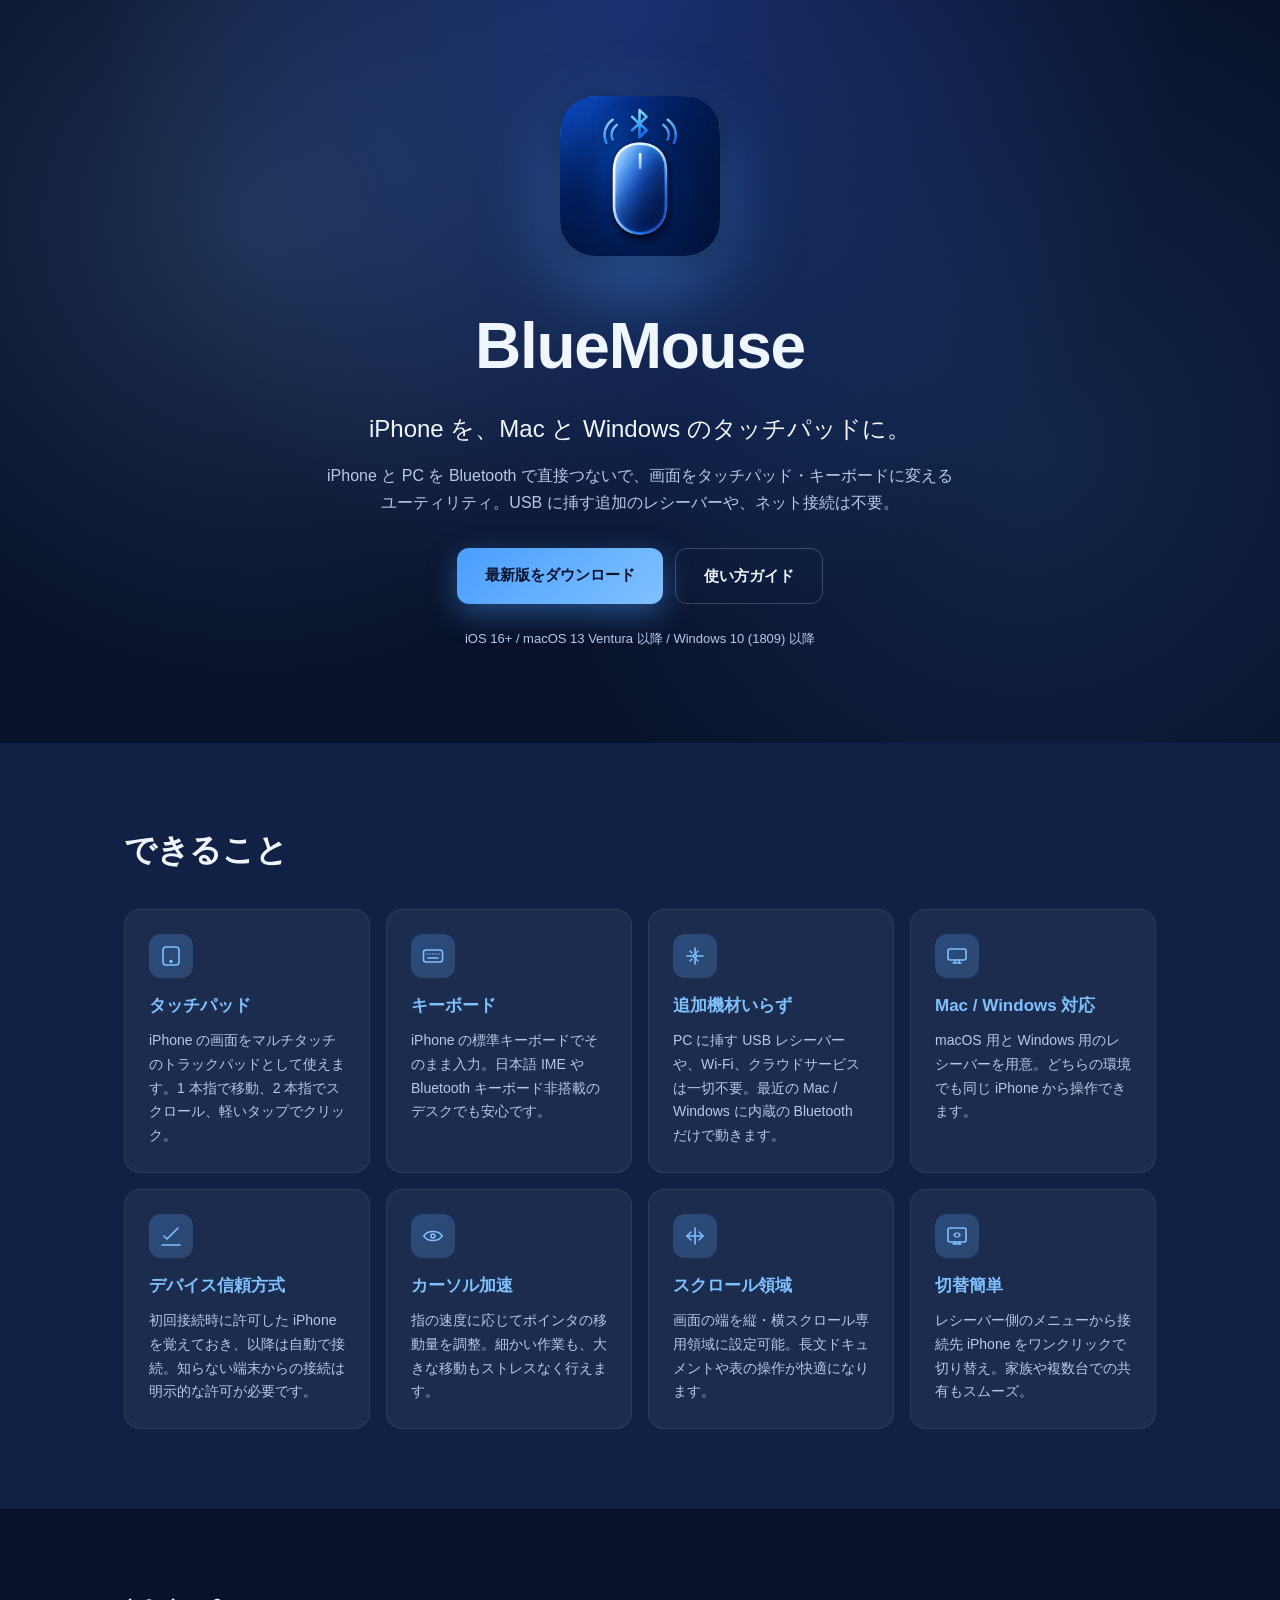
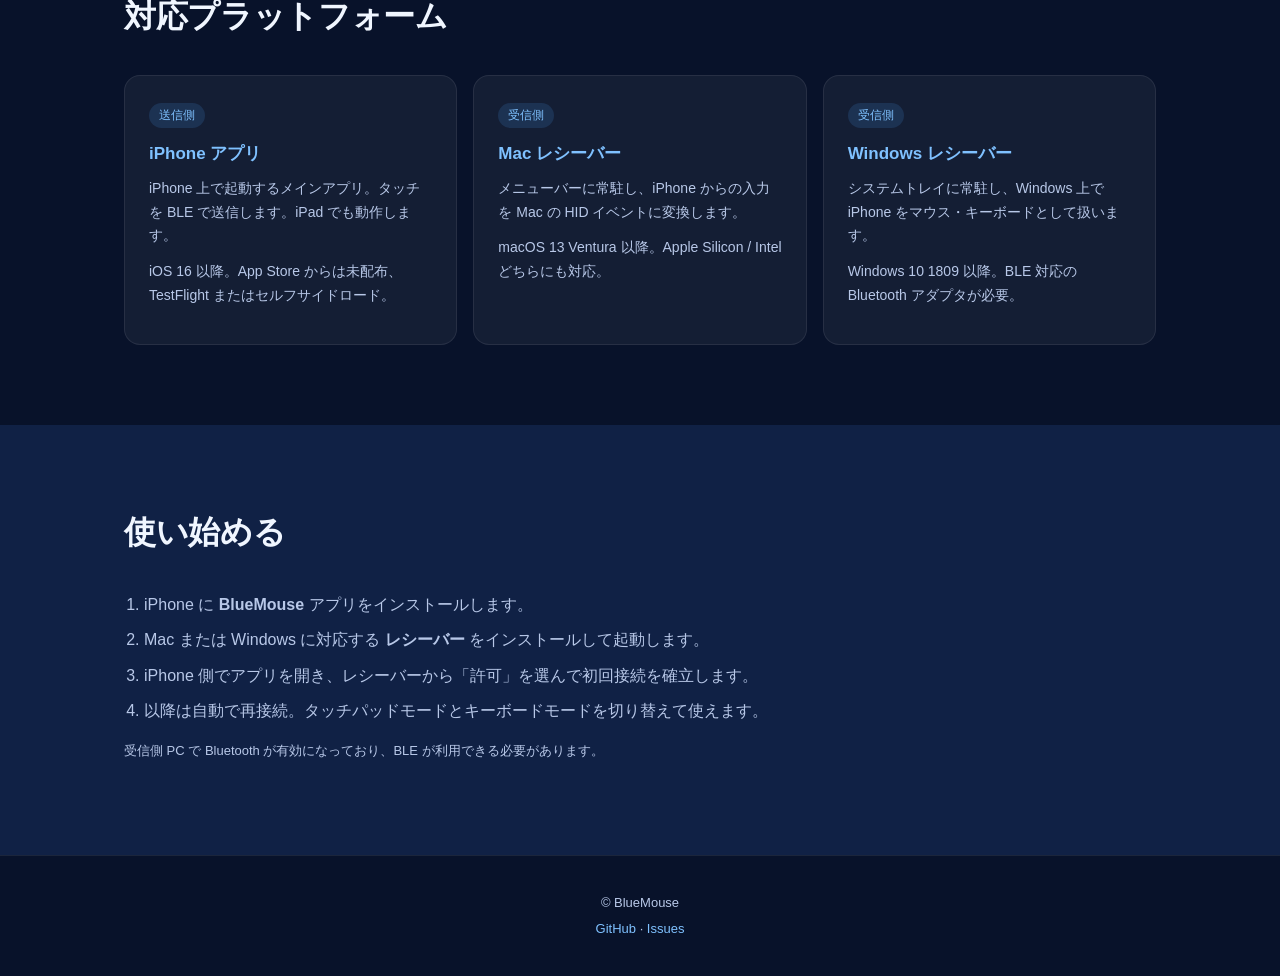
<file: docs/index.html>
<!DOCTYPE html>
<html lang="ja">
<head>
<meta charset="UTF-8">
<meta name="viewport" content="width=device-width, initial-scale=1">
<title>BlueMouse — iPhone を Mac / Windows のタッチパッドに。</title>
<meta name="description" content="BlueMouse は iPhone を Bluetooth LE 経由で Mac / Windows のワイヤレストラックパッド・キーボードとして使えるアプリです。">
<meta property="og:title" content="BlueMouse">
<meta property="og:description" content="iPhone を Mac / Windows のタッチパッドに。">
<meta property="og:image" content="https://piggest.github.io/BlueMouse/icon.png">
<meta property="og:type" content="website">
<meta property="og:url" content="https://piggest.github.io/BlueMouse/">
<meta name="twitter:card" content="summary_large_image">
<link rel="icon" type="image/png" href="icon.png">
<link rel="apple-touch-icon" href="icon.png">
<link rel="stylesheet" href="style.css">
</head>
<body>
<header class="hero">
  <div class="container">
    <img class="hero__icon" src="icon-256.png" alt="BlueMouse" width="160" height="160">
    <h1 class="hero__title">BlueMouse</h1>
    <p class="hero__lede">iPhone を、Mac と Windows のタッチパッドに。</p>
    <p class="hero__sub">iPhone と PC を Bluetooth で直接つないで、画面をタッチパッド・キーボードに変えるユーティリティ。USB に挿す追加のレシーバーや、ネット接続は不要。</p>
    <div class="hero__cta">
      <a class="btn btn--primary" href="https://github.com/piggest/BlueMouse/releases/latest">最新版をダウンロード</a>
      <a class="btn btn--ghost" href="guide.html">使い方ガイド</a>
    </div>
    <p class="hero__meta">iOS 16+ / macOS 13 Ventura 以降 / Windows 10 (1809) 以降</p>
  </div>
</header>

<section class="features">
  <div class="container">
    <h2 class="section__title">できること</h2>
    <ul class="cards">
      <li class="card">
        <span class="card__icon" aria-hidden="true">
          <svg viewBox="0 0 24 24" fill="none" stroke="currentColor" stroke-width="1.6" stroke-linecap="round" stroke-linejoin="round">
            <rect x="4" y="3" width="16" height="18" rx="3"/>
            <circle cx="12" cy="17.5" r="1"/>
          </svg>
        </span>
        <h3>タッチパッド</h3><p>iPhone の画面をマルチタッチのトラックパッドとして使えます。1 本指で移動、2 本指でスクロール、軽いタップでクリック。</p>
      </li>
      <li class="card">
        <span class="card__icon" aria-hidden="true">
          <svg viewBox="0 0 24 24" fill="none" stroke="currentColor" stroke-width="1.6" stroke-linecap="round" stroke-linejoin="round">
            <rect x="2.5" y="6" width="19" height="12" rx="2.5"/>
            <path d="M6 10h.01M9 10h.01M12 10h.01M15 10h.01M18 10h.01M7 14h10"/>
          </svg>
        </span>
        <h3>キーボード</h3><p>iPhone の標準キーボードでそのまま入力。日本語 IME や Bluetooth キーボード非搭載のデスクでも安心です。</p>
      </li>
      <li class="card">
        <span class="card__icon" aria-hidden="true">
          <svg viewBox="0 0 24 24" fill="none" stroke="currentColor" stroke-width="1.6" stroke-linecap="round" stroke-linejoin="round">
            <path d="M12 4v6M12 14v6M4 12h6M14 12h6"/>
            <circle cx="12" cy="12" r="1.5"/>
            <path d="M7 7l2 2M15 7l-2 2M7 17l2-2M15 17l-2-2"/>
          </svg>
        </span>
        <h3>追加機材いらず</h3><p>PC に挿す USB レシーバーや、Wi-Fi、クラウドサービスは一切不要。最近の Mac / Windows に内蔵の Bluetooth だけで動きます。</p>
      </li>
      <li class="card">
        <span class="card__icon" aria-hidden="true">
          <svg viewBox="0 0 24 24" fill="none" stroke="currentColor" stroke-width="1.6" stroke-linecap="round" stroke-linejoin="round">
            <rect x="3" y="5" width="18" height="11" rx="2"/>
            <path d="M8 19h8M10 16v3M14 16v3"/>
          </svg>
        </span>
        <h3>Mac / Windows 対応</h3><p>macOS 用と Windows 用のレシーバーを用意。どちらの環境でも同じ iPhone から操作できます。</p>
      </li>
      <li class="card">
        <span class="card__icon" aria-hidden="true">
          <svg viewBox="0 0 24 24" fill="none" stroke="currentColor" stroke-width="1.6" stroke-linecap="round" stroke-linejoin="round">
            <path d="M5 12l3 3 11-11"/>
            <path d="M3 21h18"/>
          </svg>
        </span>
        <h3>デバイス信頼方式</h3><p>初回接続時に許可した iPhone を覚えておき、以降は自動で接続。知らない端末からの接続は明示的な許可が必要です。</p>
      </li>
      <li class="card">
        <span class="card__icon" aria-hidden="true">
          <svg viewBox="0 0 24 24" fill="none" stroke="currentColor" stroke-width="1.6" stroke-linecap="round" stroke-linejoin="round">
            <path d="M3 12c3-6 15-6 18 0"/>
            <path d="M3 12c3 6 15 6 18 0"/>
            <circle cx="12" cy="12" r="2"/>
          </svg>
        </span>
        <h3>カーソル加速</h3><p>指の速度に応じてポインタの移動量を調整。細かい作業も、大きな移動もストレスなく行えます。</p>
      </li>
      <li class="card">
        <span class="card__icon" aria-hidden="true">
          <svg viewBox="0 0 24 24" fill="none" stroke="currentColor" stroke-width="1.6" stroke-linecap="round" stroke-linejoin="round">
            <path d="M4 12h16"/>
            <path d="M12 4v16"/>
            <path d="M16 8l4 4-4 4"/>
            <path d="M8 16l-4-4 4-4"/>
          </svg>
        </span>
        <h3>スクロール領域</h3><p>画面の端を縦・横スクロール専用領域に設定可能。長文ドキュメントや表の操作が快適になります。</p>
      </li>
      <li class="card">
        <span class="card__icon" aria-hidden="true">
          <svg viewBox="0 0 24 24" fill="none" stroke="currentColor" stroke-width="1.6" stroke-linecap="round" stroke-linejoin="round">
            <rect x="3" y="4" width="18" height="14" rx="2"/>
            <path d="M8 20h8M10 18v2M14 18v2"/>
            <path d="M11 9l-2 2 2 2M13 9l2 2-2 2"/>
          </svg>
        </span>
        <h3>切替簡単</h3><p>レシーバー側のメニューから接続先 iPhone をワンクリックで切り替え。家族や複数台での共有もスムーズ。</p>
      </li>
    </ul>
  </div>
</section>

<section class="platforms">
  <div class="container">
    <h2 class="section__title">対応プラットフォーム</h2>
    <div class="platform-grid">
      <div class="platform">
        <span class="platform__tag">送信側</span>
        <h3>iPhone アプリ</h3>
        <p>iPhone 上で起動するメインアプリ。タッチを BLE で送信します。iPad でも動作します。</p>
        <p class="note">iOS 16 以降。App Store からは未配布、TestFlight またはセルフサイドロード。</p>
      </div>
      <div class="platform">
        <span class="platform__tag">受信側</span>
        <h3>Mac レシーバー</h3>
        <p>メニューバーに常駐し、iPhone からの入力を Mac の HID イベントに変換します。</p>
        <p class="note">macOS 13 Ventura 以降。Apple Silicon / Intel どちらにも対応。</p>
      </div>
      <div class="platform">
        <span class="platform__tag">受信側</span>
        <h3>Windows レシーバー</h3>
        <p>システムトレイに常駐し、Windows 上で iPhone をマウス・キーボードとして扱います。</p>
        <p class="note">Windows 10 1809 以降。BLE 対応の Bluetooth アダプタが必要。</p>
      </div>
    </div>
  </div>
</section>

<section class="install">
  <div class="container">
    <h2 class="section__title">使い始める</h2>
    <ol class="steps">
      <li>iPhone に <strong>BlueMouse</strong> アプリをインストールします。</li>
      <li>Mac または Windows に対応する <strong>レシーバー</strong> をインストールして起動します。</li>
      <li>iPhone 側でアプリを開き、レシーバーから「許可」を選んで初回接続を確立します。</li>
      <li>以降は自動で再接続。タッチパッドモードとキーボードモードを切り替えて使えます。</li>
    </ol>
    <p class="note">受信側 PC で Bluetooth が有効になっており、BLE が利用できる必要があります。</p>
  </div>
</section>

<footer class="footer">
  <div class="container">
    <p>© BlueMouse</p>
    <p><a href="https://github.com/piggest/BlueMouse">GitHub</a> · <a href="https://github.com/piggest/BlueMouse/issues">Issues</a></p>
  </div>
</footer>
</body>
</html>
</file>
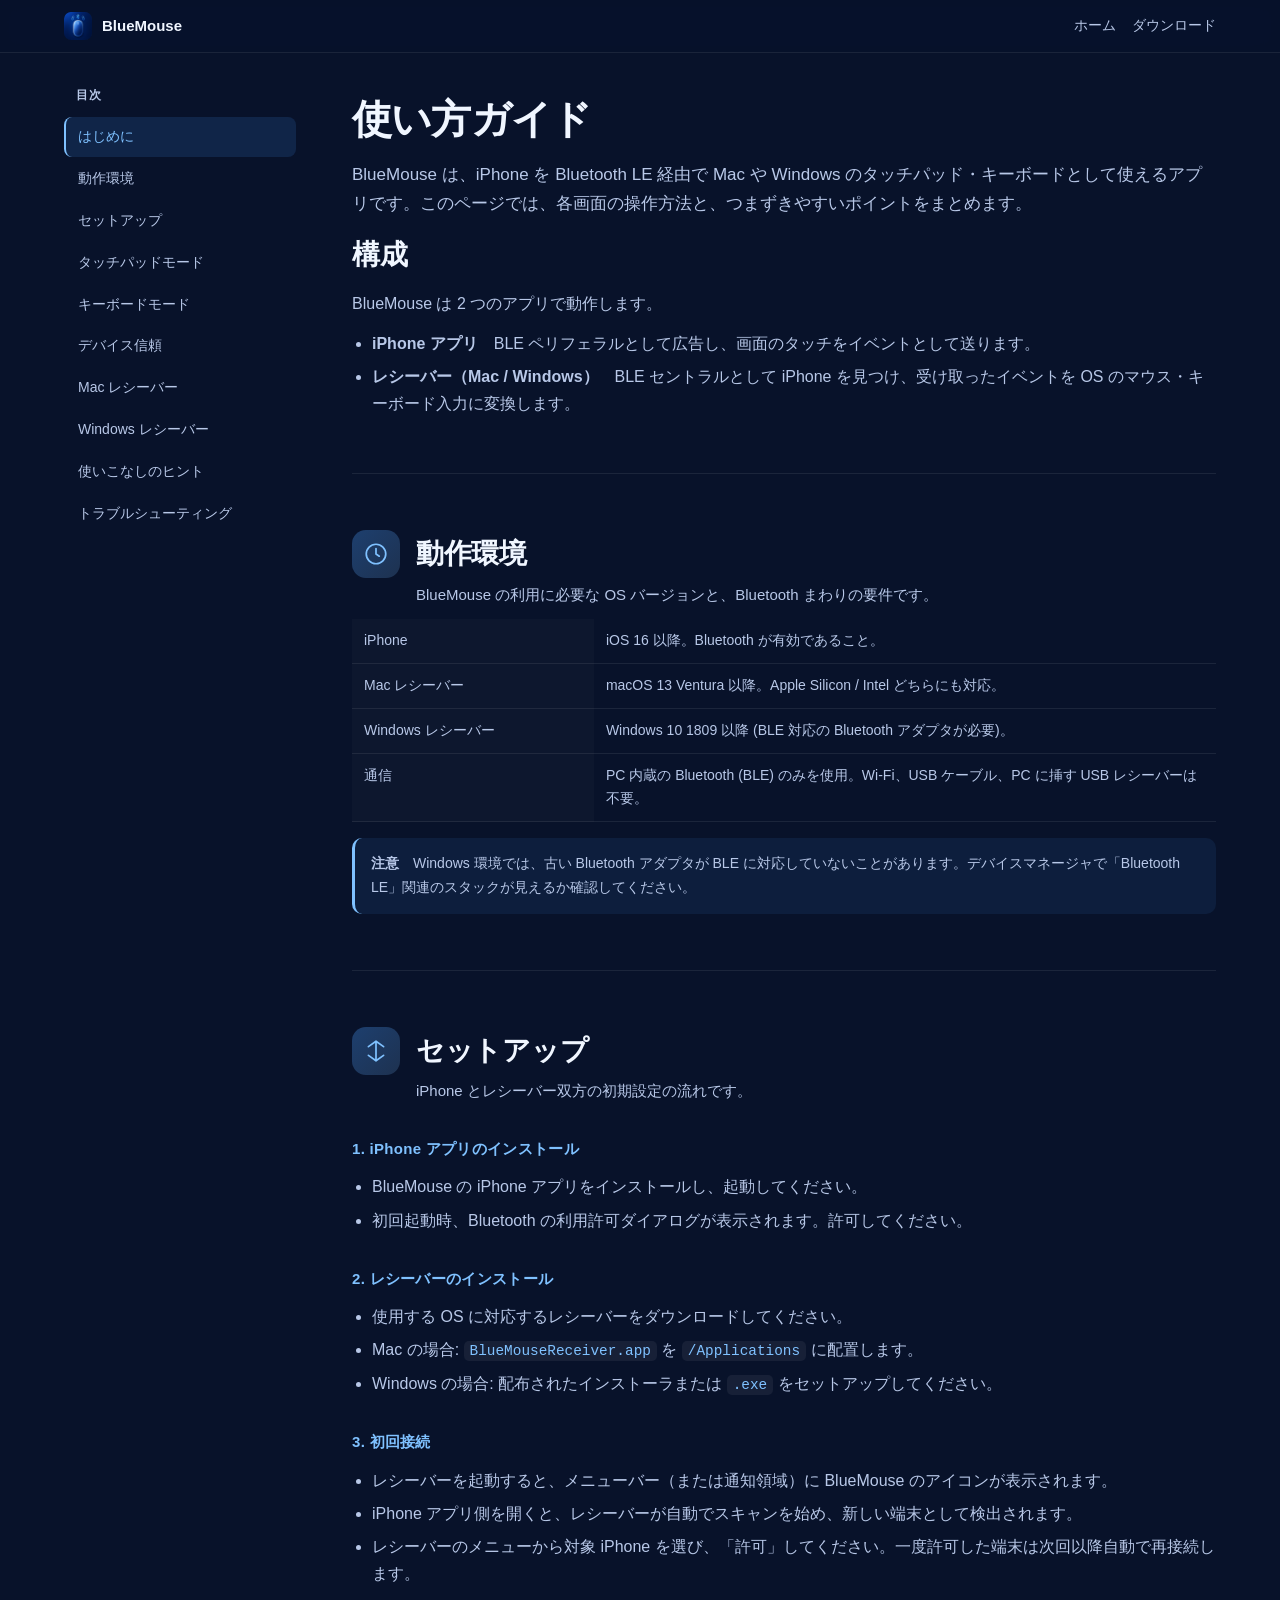
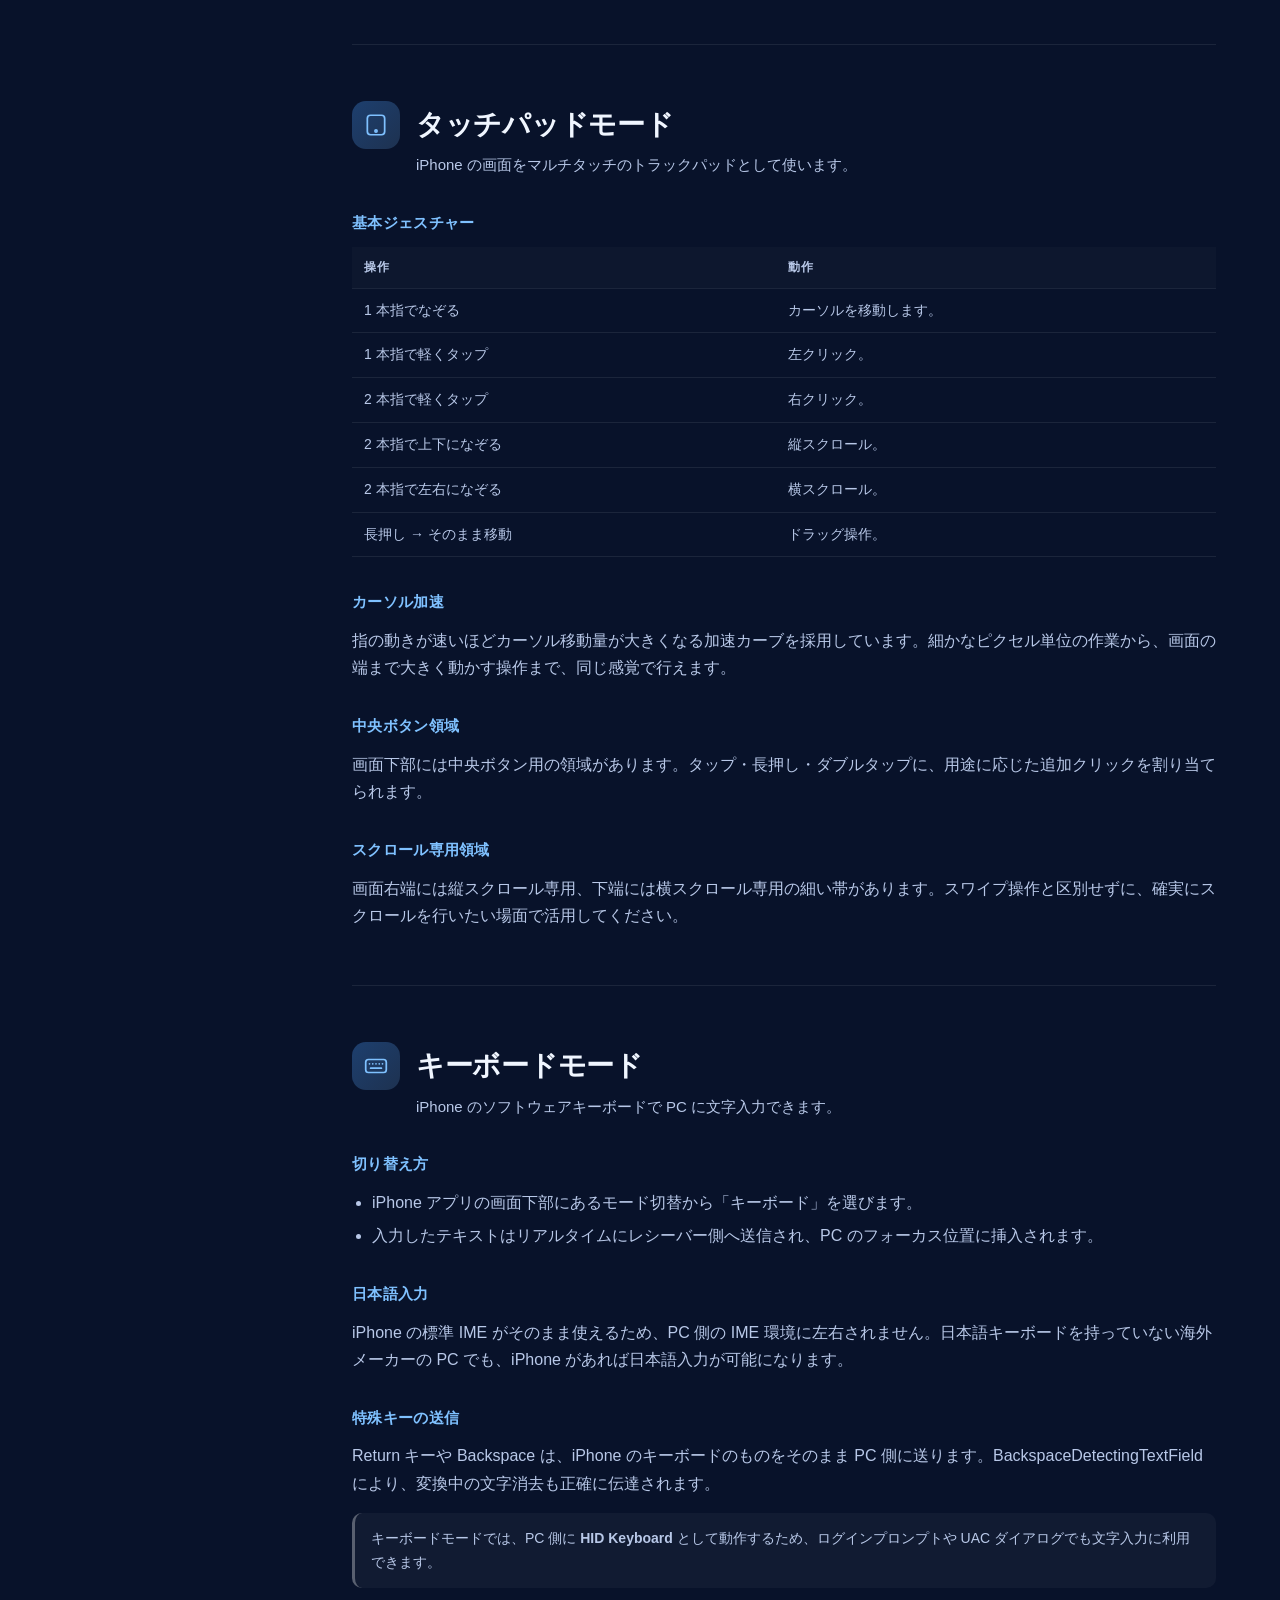
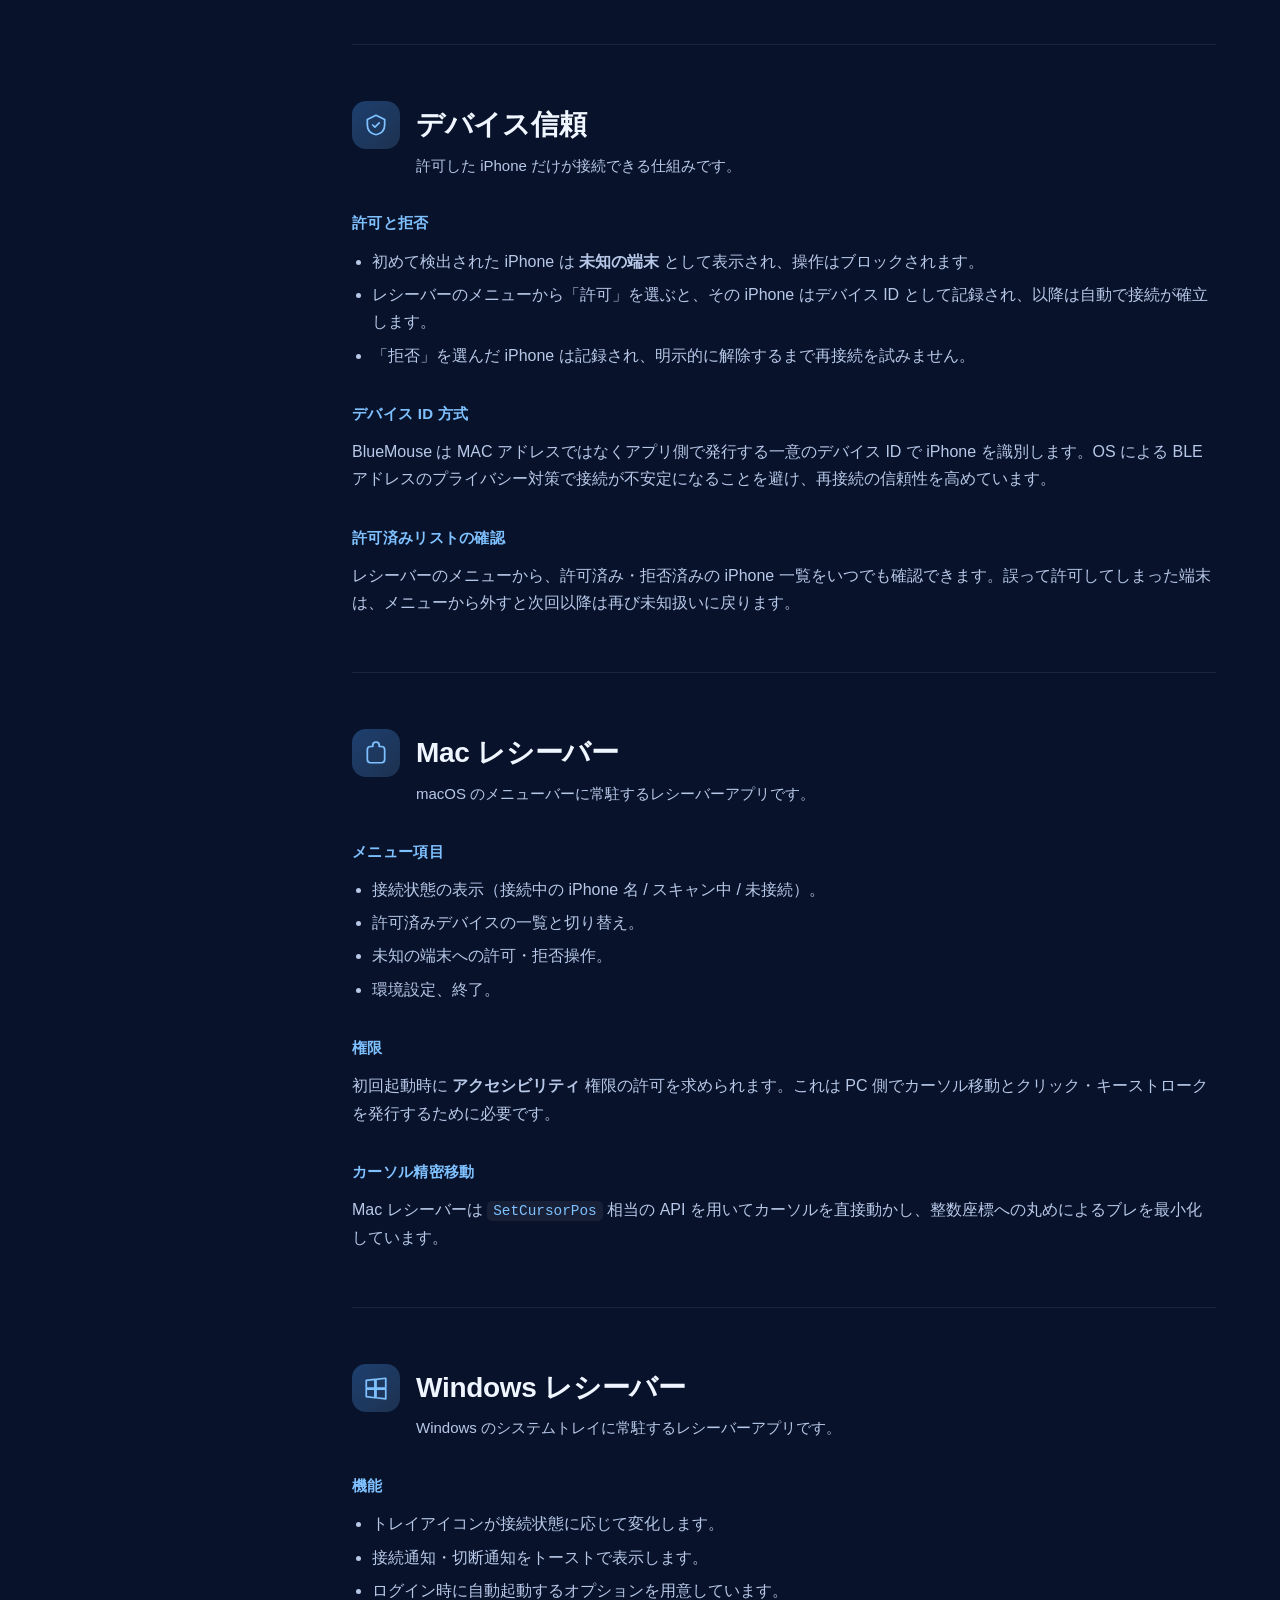
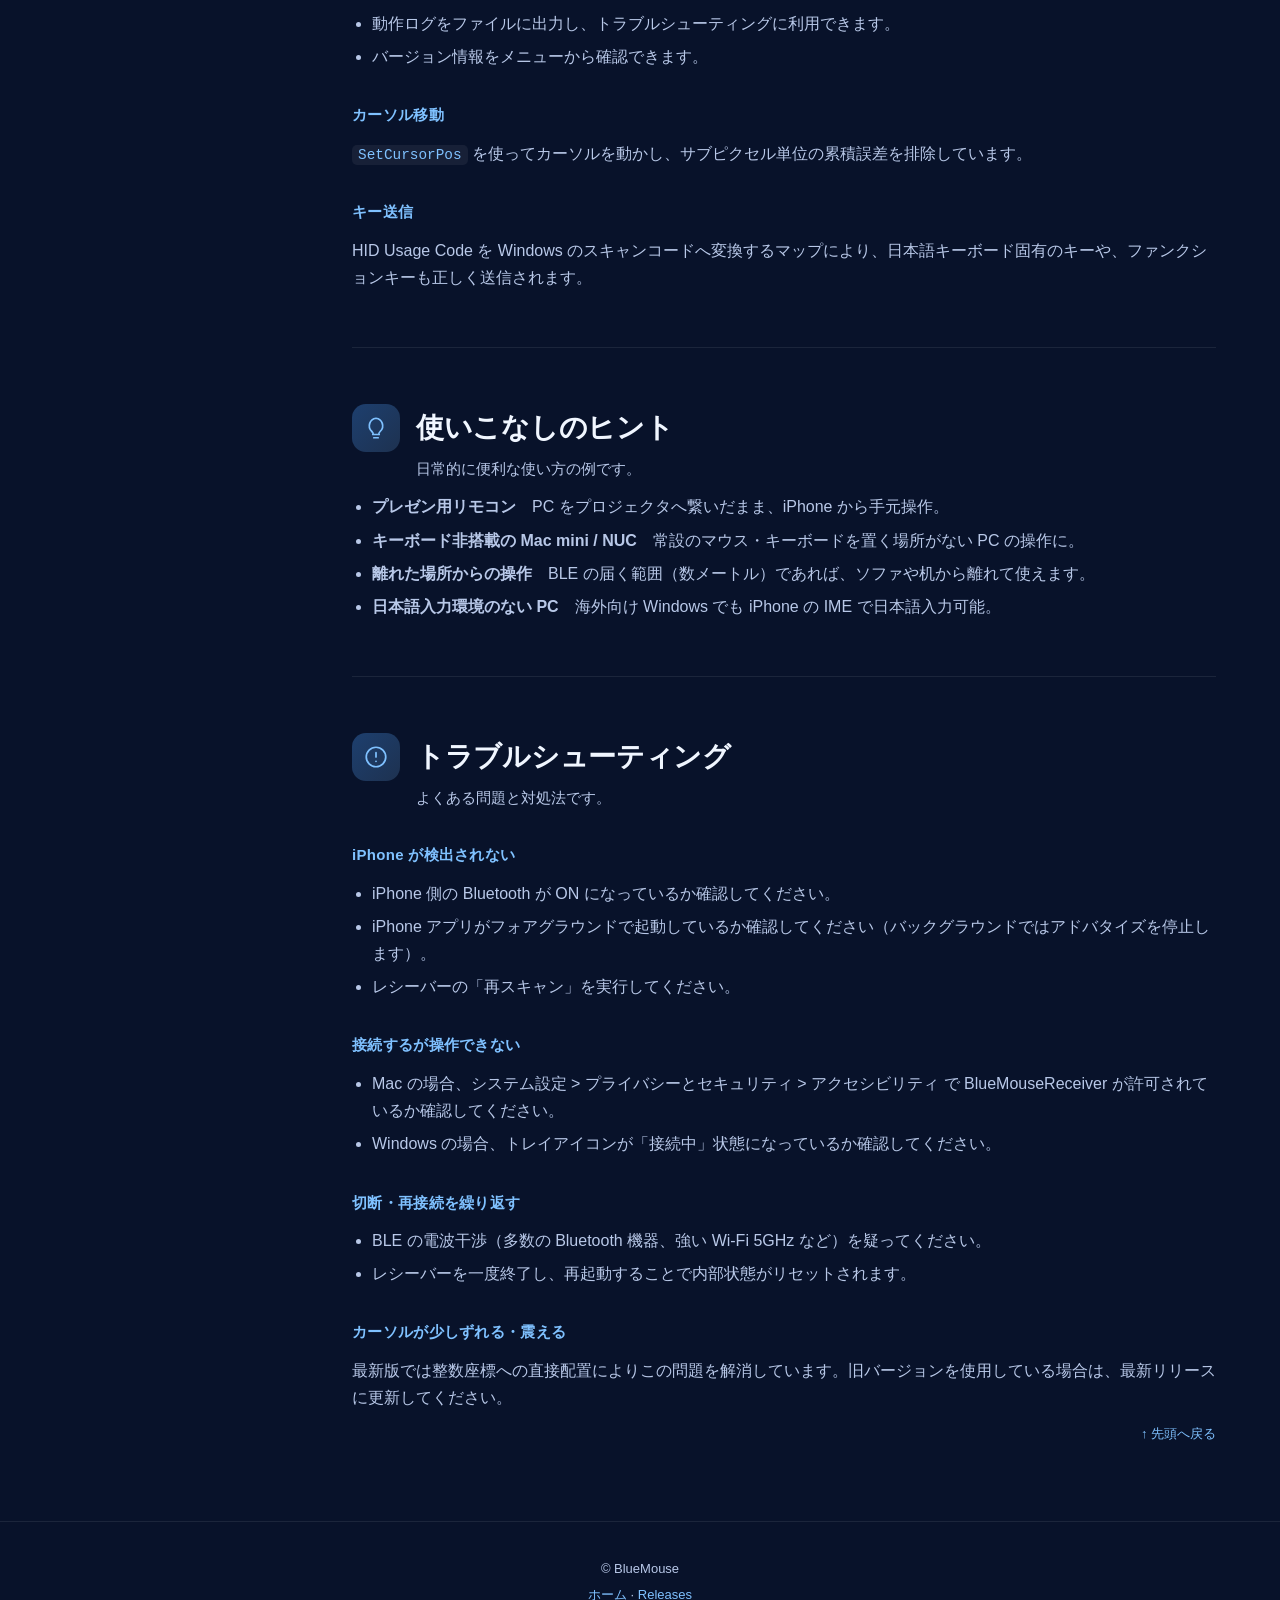
<file: docs/guide.html>
<!DOCTYPE html>
<html lang="ja">
<head>
<meta charset="UTF-8">
<meta name="viewport" content="width=device-width, initial-scale=1">
<title>使い方ガイド — BlueMouse</title>
<meta name="description" content="BlueMouse のセットアップ手順、各モードの使い方、レシーバー側の操作方法、トラブルシューティングをまとめたガイドです。">
<link rel="icon" type="image/png" href="icon.png">
<link rel="stylesheet" href="style.css">
<link rel="stylesheet" href="guide.css">
</head>
<body class="guide">

<header class="topbar">
  <div class="topbar__inner">
    <a class="topbar__brand" href="./">
      <img src="icon-256.png" alt="" width="28" height="28">
      <span>BlueMouse</span>
    </a>
    <nav class="topbar__nav">
      <a href="./">ホーム</a>
      <a href="https://github.com/piggest/BlueMouse/releases/latest">ダウンロード</a>
    </nav>
  </div>
</header>

<div class="layout">
  <aside class="sidebar">
    <div class="sidebar__inner">
      <p class="sidebar__title">目次</p>
      <nav class="toc">
        <a href="#overview">はじめに</a>
        <a href="#requirements">動作環境</a>
        <a href="#setup">セットアップ</a>
        <a href="#touchpad">タッチパッドモード</a>
        <a href="#keyboard">キーボードモード</a>
        <a href="#trust">デバイス信頼</a>
        <a href="#receiver-mac">Mac レシーバー</a>
        <a href="#receiver-win">Windows レシーバー</a>
        <a href="#tips">使いこなしのヒント</a>
        <a href="#troubleshoot">トラブルシューティング</a>
      </nav>
    </div>
  </aside>

  <main class="content">

    <section id="overview" class="doc">
      <h1>使い方ガイド</h1>
      <p class="lead">BlueMouse は、iPhone を Bluetooth LE 経由で Mac や Windows のタッチパッド・キーボードとして使えるアプリです。このページでは、各画面の操作方法と、つまずきやすいポイントをまとめます。</p>

      <h2>構成</h2>
      <p>BlueMouse は 2 つのアプリで動作します。</p>
      <ul>
        <li><strong>iPhone アプリ</strong>　BLE ペリフェラルとして広告し、画面のタッチをイベントとして送ります。</li>
        <li><strong>レシーバー（Mac / Windows）</strong>　BLE セントラルとして iPhone を見つけ、受け取ったイベントを OS のマウス・キーボード入力に変換します。</li>
      </ul>
    </section>

    <section id="requirements" class="doc">
      <header class="doc__header">
        <span class="doc__icon" aria-hidden="true">
          <svg viewBox="0 0 24 24" fill="none" stroke="currentColor" stroke-width="1.6" stroke-linecap="round" stroke-linejoin="round"><circle cx="12" cy="12" r="9"/><path d="M12 7v5l3 2"/></svg>
        </span>
        <div>
          <h2>動作環境</h2>
          <p class="doc__lede">BlueMouse の利用に必要な OS バージョンと、Bluetooth まわりの要件です。</p>
        </div>
      </header>

      <table class="kv">
        <tbody>
          <tr><th>iPhone</th><td>iOS 16 以降。Bluetooth が有効であること。</td></tr>
          <tr><th>Mac レシーバー</th><td>macOS 13 Ventura 以降。Apple Silicon / Intel どちらにも対応。</td></tr>
          <tr><th>Windows レシーバー</th><td>Windows 10 1809 以降 (BLE 対応の Bluetooth アダプタが必要)。</td></tr>
          <tr><th>通信</th><td>PC 内蔵の Bluetooth (BLE) のみを使用。Wi-Fi、USB ケーブル、PC に挿す USB レシーバーは不要。</td></tr>
        </tbody>
      </table>

      <div class="callout">
        <p><strong>注意</strong>　Windows 環境では、古い Bluetooth アダプタが BLE に対応していないことがあります。デバイスマネージャで「Bluetooth LE」関連のスタックが見えるか確認してください。</p>
      </div>
    </section>

    <section id="setup" class="doc">
      <header class="doc__header">
        <span class="doc__icon" aria-hidden="true">
          <svg viewBox="0 0 24 24" fill="none" stroke="currentColor" stroke-width="1.6" stroke-linecap="round" stroke-linejoin="round"><path d="M12 3v18M5 8l7-5 7 5M5 16l7 5 7-5"/></svg>
        </span>
        <div>
          <h2>セットアップ</h2>
          <p class="doc__lede">iPhone とレシーバー双方の初期設定の流れです。</p>
        </div>
      </header>

      <h3>1. iPhone アプリのインストール</h3>
      <ul>
        <li>BlueMouse の iPhone アプリをインストールし、起動してください。</li>
        <li>初回起動時、Bluetooth の利用許可ダイアログが表示されます。許可してください。</li>
      </ul>

      <h3>2. レシーバーのインストール</h3>
      <ul>
        <li>使用する OS に対応するレシーバーをダウンロードしてください。</li>
        <li>Mac の場合: <code>BlueMouseReceiver.app</code> を <code>/Applications</code> に配置します。</li>
        <li>Windows の場合: 配布されたインストーラまたは <code>.exe</code> をセットアップしてください。</li>
      </ul>

      <h3>3. 初回接続</h3>
      <ul>
        <li>レシーバーを起動すると、メニューバー（または通知領域）に BlueMouse のアイコンが表示されます。</li>
        <li>iPhone アプリ側を開くと、レシーバーが自動でスキャンを始め、新しい端末として検出されます。</li>
        <li>レシーバーのメニューから対象 iPhone を選び、「許可」してください。一度許可した端末は次回以降自動で再接続します。</li>
      </ul>
    </section>

    <section id="touchpad" class="doc">
      <header class="doc__header">
        <span class="doc__icon" aria-hidden="true">
          <svg viewBox="0 0 24 24" fill="none" stroke="currentColor" stroke-width="1.6" stroke-linecap="round" stroke-linejoin="round"><rect x="4" y="3" width="16" height="18" rx="3"/><circle cx="12" cy="17.5" r="1"/></svg>
        </span>
        <div>
          <h2>タッチパッドモード</h2>
          <p class="doc__lede">iPhone の画面をマルチタッチのトラックパッドとして使います。</p>
        </div>
      </header>

      <h3>基本ジェスチャー</h3>
      <table class="hotkeys">
        <thead><tr><th>操作</th><th>動作</th></tr></thead>
        <tbody>
          <tr><td>1 本指でなぞる</td><td>カーソルを移動します。</td></tr>
          <tr><td>1 本指で軽くタップ</td><td>左クリック。</td></tr>
          <tr><td>2 本指で軽くタップ</td><td>右クリック。</td></tr>
          <tr><td>2 本指で上下になぞる</td><td>縦スクロール。</td></tr>
          <tr><td>2 本指で左右になぞる</td><td>横スクロール。</td></tr>
          <tr><td>長押し → そのまま移動</td><td>ドラッグ操作。</td></tr>
        </tbody>
      </table>

      <h3>カーソル加速</h3>
      <p>指の動きが速いほどカーソル移動量が大きくなる加速カーブを採用しています。細かなピクセル単位の作業から、画面の端まで大きく動かす操作まで、同じ感覚で行えます。</p>

      <h3>中央ボタン領域</h3>
      <p>画面下部には中央ボタン用の領域があります。タップ・長押し・ダブルタップに、用途に応じた追加クリックを割り当てられます。</p>

      <h3>スクロール専用領域</h3>
      <p>画面右端には縦スクロール専用、下端には横スクロール専用の細い帯があります。スワイプ操作と区別せずに、確実にスクロールを行いたい場面で活用してください。</p>
    </section>

    <section id="keyboard" class="doc">
      <header class="doc__header">
        <span class="doc__icon" aria-hidden="true">
          <svg viewBox="0 0 24 24" fill="none" stroke="currentColor" stroke-width="1.6" stroke-linecap="round" stroke-linejoin="round"><rect x="2.5" y="6" width="19" height="12" rx="2.5"/><path d="M6 10h.01M9 10h.01M12 10h.01M15 10h.01M18 10h.01M7 14h10"/></svg>
        </span>
        <div>
          <h2>キーボードモード</h2>
          <p class="doc__lede">iPhone のソフトウェアキーボードで PC に文字入力できます。</p>
        </div>
      </header>

      <h3>切り替え方</h3>
      <ul>
        <li>iPhone アプリの画面下部にあるモード切替から「キーボード」を選びます。</li>
        <li>入力したテキストはリアルタイムにレシーバー側へ送信され、PC のフォーカス位置に挿入されます。</li>
      </ul>

      <h3>日本語入力</h3>
      <p>iPhone の標準 IME がそのまま使えるため、PC 側の IME 環境に左右されません。日本語キーボードを持っていない海外メーカーの PC でも、iPhone があれば日本語入力が可能になります。</p>

      <h3>特殊キーの送信</h3>
      <p>Return キーや Backspace は、iPhone のキーボードのものをそのまま PC 側に送ります。BackspaceDetectingTextField により、変換中の文字消去も正確に伝達されます。</p>

      <div class="callout callout--note">
        <p>キーボードモードでは、PC 側に <strong>HID Keyboard</strong> として動作するため、ログインプロンプトや UAC ダイアログでも文字入力に利用できます。</p>
      </div>
    </section>

    <section id="trust" class="doc">
      <header class="doc__header">
        <span class="doc__icon" aria-hidden="true">
          <svg viewBox="0 0 24 24" fill="none" stroke="currentColor" stroke-width="1.6" stroke-linecap="round" stroke-linejoin="round"><path d="M12 3l8 4v5c0 5-3.5 8-8 9-4.5-1-8-4-8-9V7z"/><path d="M9 12l2 2 4-4"/></svg>
        </span>
        <div>
          <h2>デバイス信頼</h2>
          <p class="doc__lede">許可した iPhone だけが接続できる仕組みです。</p>
        </div>
      </header>

      <h3>許可と拒否</h3>
      <ul>
        <li>初めて検出された iPhone は <strong>未知の端末</strong> として表示され、操作はブロックされます。</li>
        <li>レシーバーのメニューから「許可」を選ぶと、その iPhone はデバイス ID として記録され、以降は自動で接続が確立します。</li>
        <li>「拒否」を選んだ iPhone は記録され、明示的に解除するまで再接続を試みません。</li>
      </ul>

      <h3>デバイス ID 方式</h3>
      <p>BlueMouse は MAC アドレスではなくアプリ側で発行する一意のデバイス ID で iPhone を識別します。OS による BLE アドレスのプライバシー対策で接続が不安定になることを避け、再接続の信頼性を高めています。</p>

      <h3>許可済みリストの確認</h3>
      <p>レシーバーのメニューから、許可済み・拒否済みの iPhone 一覧をいつでも確認できます。誤って許可してしまった端末は、メニューから外すと次回以降は再び未知扱いに戻ります。</p>
    </section>

    <section id="receiver-mac" class="doc">
      <header class="doc__header">
        <span class="doc__icon" aria-hidden="true">
          <svg viewBox="0 0 24 24" fill="none" stroke="currentColor" stroke-width="1.6" stroke-linecap="round" stroke-linejoin="round"><path d="M12 2a3 3 0 00-3 3v1H7a3 3 0 00-3 3v9a3 3 0 003 3h10a3 3 0 003-3V9a3 3 0 00-3-3h-2V5a3 3 0 00-3-3z"/></svg>
        </span>
        <div>
          <h2>Mac レシーバー</h2>
          <p class="doc__lede">macOS のメニューバーに常駐するレシーバーアプリです。</p>
        </div>
      </header>

      <h3>メニュー項目</h3>
      <ul>
        <li>接続状態の表示（接続中の iPhone 名 / スキャン中 / 未接続）。</li>
        <li>許可済みデバイスの一覧と切り替え。</li>
        <li>未知の端末への許可・拒否操作。</li>
        <li>環境設定、終了。</li>
      </ul>

      <h3>権限</h3>
      <p>初回起動時に <strong>アクセシビリティ</strong> 権限の許可を求められます。これは PC 側でカーソル移動とクリック・キーストロークを発行するために必要です。</p>

      <h3>カーソル精密移動</h3>
      <p>Mac レシーバーは <code>SetCursorPos</code> 相当の API を用いてカーソルを直接動かし、整数座標への丸めによるブレを最小化しています。</p>
    </section>

    <section id="receiver-win" class="doc">
      <header class="doc__header">
        <span class="doc__icon" aria-hidden="true">
          <svg viewBox="0 0 24 24" fill="none" stroke="currentColor" stroke-width="1.6" stroke-linecap="round" stroke-linejoin="round"><path d="M3 5l8-1v8H3zM12 4l9-1v9h-9zM3 13h8v8l-8-1zM12 13h9v9l-9-1z"/></svg>
        </span>
        <div>
          <h2>Windows レシーバー</h2>
          <p class="doc__lede">Windows のシステムトレイに常駐するレシーバーアプリです。</p>
        </div>
      </header>

      <h3>機能</h3>
      <ul>
        <li>トレイアイコンが接続状態に応じて変化します。</li>
        <li>接続通知・切断通知をトーストで表示します。</li>
        <li>ログイン時に自動起動するオプションを用意しています。</li>
        <li>動作ログをファイルに出力し、トラブルシューティングに利用できます。</li>
        <li>バージョン情報をメニューから確認できます。</li>
      </ul>

      <h3>カーソル移動</h3>
      <p><code>SetCursorPos</code> を使ってカーソルを動かし、サブピクセル単位の累積誤差を排除しています。</p>

      <h3>キー送信</h3>
      <p>HID Usage Code を Windows のスキャンコードへ変換するマップにより、日本語キーボード固有のキーや、ファンクションキーも正しく送信されます。</p>
    </section>

    <section id="tips" class="doc">
      <header class="doc__header">
        <span class="doc__icon" aria-hidden="true">
          <svg viewBox="0 0 24 24" fill="none" stroke="currentColor" stroke-width="1.6" stroke-linecap="round" stroke-linejoin="round"><path d="M9 18h6M10 21h4M12 3a7 7 0 00-4 12c1 1 1.5 2 1.5 3h5C14.5 17 15 16 16 15a7 7 0 00-4-12z"/></svg>
        </span>
        <div>
          <h2>使いこなしのヒント</h2>
          <p class="doc__lede">日常的に便利な使い方の例です。</p>
        </div>
      </header>

      <ul>
        <li><strong>プレゼン用リモコン</strong>　PC をプロジェクタへ繋いだまま、iPhone から手元操作。</li>
        <li><strong>キーボード非搭載の Mac mini / NUC</strong>　常設のマウス・キーボードを置く場所がない PC の操作に。</li>
        <li><strong>離れた場所からの操作</strong>　BLE の届く範囲（数メートル）であれば、ソファや机から離れて使えます。</li>
        <li><strong>日本語入力環境のない PC</strong>　海外向け Windows でも iPhone の IME で日本語入力可能。</li>
      </ul>
    </section>

    <section id="troubleshoot" class="doc">
      <header class="doc__header">
        <span class="doc__icon" aria-hidden="true">
          <svg viewBox="0 0 24 24" fill="none" stroke="currentColor" stroke-width="1.6" stroke-linecap="round" stroke-linejoin="round"><circle cx="12" cy="12" r="9"/><path d="M12 8v4M12 16h.01"/></svg>
        </span>
        <div>
          <h2>トラブルシューティング</h2>
          <p class="doc__lede">よくある問題と対処法です。</p>
        </div>
      </header>

      <h3>iPhone が検出されない</h3>
      <ul>
        <li>iPhone 側の Bluetooth が ON になっているか確認してください。</li>
        <li>iPhone アプリがフォアグラウンドで起動しているか確認してください（バックグラウンドではアドバタイズを停止します）。</li>
        <li>レシーバーの「再スキャン」を実行してください。</li>
      </ul>

      <h3>接続するが操作できない</h3>
      <ul>
        <li>Mac の場合、システム設定 &gt; プライバシーとセキュリティ &gt; アクセシビリティ で BlueMouseReceiver が許可されているか確認してください。</li>
        <li>Windows の場合、トレイアイコンが「接続中」状態になっているか確認してください。</li>
      </ul>

      <h3>切断・再接続を繰り返す</h3>
      <ul>
        <li>BLE の電波干渉（多数の Bluetooth 機器、強い Wi-Fi 5GHz など）を疑ってください。</li>
        <li>レシーバーを一度終了し、再起動することで内部状態がリセットされます。</li>
      </ul>

      <h3>カーソルが少しずれる・震える</h3>
      <p>最新版では整数座標への直接配置によりこの問題を解消しています。旧バージョンを使用している場合は、最新リリースに更新してください。</p>
    </section>

    <p class="back-to-top"><a href="#overview">↑ 先頭へ戻る</a></p>

  </main>
</div>

<footer class="footer">
  <div class="container">
    <p>© BlueMouse</p>
    <p><a href="./">ホーム</a> · <a href="https://github.com/piggest/BlueMouse/releases">Releases</a></p>
  </div>
</footer>

<script>
(function () {
  const links = document.querySelectorAll('.toc a');
  const map = new Map();
  links.forEach(a => {
    const id = a.getAttribute('href').slice(1);
    const el = document.getElementById(id);
    if (el) map.set(el, a);
  });
  const observer = new IntersectionObserver(entries => {
    entries.forEach(e => {
      const link = map.get(e.target);
      if (!link) return;
      if (e.isIntersecting) {
        links.forEach(l => l.classList.remove('active'));
        link.classList.add('active');
      }
    });
  }, { rootMargin: '-30% 0px -65% 0px', threshold: 0 });
  map.forEach((_, el) => observer.observe(el));
})();
</script>
</body>
</html>
</file>
<file: docs/style.css>
:root {
  --bg: #08122a;
  --bg-2: #102145;
  --fg: #f0f6ff;
  --fg-muted: #b8c8e8;
  --accent: #4a9eff;
  --accent-2: #7fc1ff;
  --card: rgba(255, 255, 255, 0.05);
  --card-border: rgba(255, 255, 255, 0.08);
  --max-width: 1080px;
}

* { box-sizing: border-box; }

html { scroll-behavior: smooth; }

body {
  margin: 0;
  font-family: -apple-system, BlinkMacSystemFont, "Helvetica Neue", "Hiragino Sans", "Yu Gothic UI", sans-serif;
  background: var(--bg);
  color: var(--fg);
  line-height: 1.7;
  -webkit-font-smoothing: antialiased;
}

a { color: var(--accent-2); text-decoration: none; }
a:hover { text-decoration: underline; }

.container {
  max-width: var(--max-width);
  margin: 0 auto;
  padding: 0 24px;
}

/* Hero */
.hero {
  background: radial-gradient(ellipse at top, #1a3070 0%, var(--bg) 60%);
  padding: 96px 0 80px;
  text-align: center;
  position: relative;
  overflow: hidden;
}

.hero::before {
  content: "";
  position: absolute;
  inset: 0;
  background: radial-gradient(circle at 20% 30%, rgba(127, 193, 255, 0.18), transparent 40%),
              radial-gradient(circle at 80% 60%, rgba(74, 158, 255, 0.15), transparent 45%);
  pointer-events: none;
}

.hero > .container { position: relative; }

.hero__icon {
  width: 160px; height: 160px;
  border-radius: 36px;
  box-shadow: 0 30px 80px rgba(74, 158, 255, 0.45),
              0 8px 24px rgba(0, 0, 0, 0.5);
}

.hero__title {
  font-size: clamp(40px, 6vw, 64px);
  margin: 28px 0 8px;
  letter-spacing: -0.02em;
  font-weight: 700;
}

.hero__lede {
  font-size: clamp(18px, 2.4vw, 24px);
  margin: 0 0 12px;
  color: var(--fg);
}

.hero__sub {
  margin: 0 auto 32px;
  max-width: 640px;
  color: var(--fg-muted);
  font-size: 16px;
}

.hero__cta {
  display: flex;
  gap: 12px;
  justify-content: center;
  flex-wrap: wrap;
}

.btn {
  display: inline-block;
  padding: 14px 28px;
  border-radius: 12px;
  font-weight: 600;
  font-size: 15px;
  transition: transform 0.15s ease, box-shadow 0.2s ease;
}

.btn--primary {
  background: linear-gradient(135deg, var(--accent), var(--accent-2));
  color: #06122a;
  box-shadow: 0 10px 30px rgba(74, 158, 255, 0.4);
}
.btn--primary:hover { transform: translateY(-2px); text-decoration: none; }

.btn--ghost {
  background: transparent;
  color: var(--fg);
  border: 1px solid rgba(255, 255, 255, 0.2);
}
.btn--ghost:hover { background: rgba(255, 255, 255, 0.05); text-decoration: none; }

.hero__meta {
  margin-top: 24px;
  font-size: 13px;
  color: var(--fg-muted);
}

/* Sections */
.section__title {
  font-size: clamp(24px, 3.5vw, 32px);
  margin: 0 0 32px;
  letter-spacing: -0.01em;
}

.features { padding: 80px 0; background: var(--bg-2); }

.cards {
  list-style: none;
  padding: 0;
  margin: 0;
  display: grid;
  grid-template-columns: repeat(auto-fit, minmax(220px, 1fr));
  gap: 16px;
}

.card {
  background: var(--card);
  border: 1px solid var(--card-border);
  border-radius: 16px;
  padding: 24px;
  transition: border-color 0.2s ease, transform 0.2s ease;
}
.card:hover { border-color: var(--accent); transform: translateY(-2px); }
.card__icon {
  display: inline-flex;
  align-items: center;
  justify-content: center;
  width: 44px;
  height: 44px;
  border-radius: 12px;
  background: linear-gradient(135deg, rgba(74, 158, 255, 0.28), rgba(127, 193, 255, 0.18));
  color: var(--accent-2);
  margin-bottom: 14px;
}
.card__icon svg { width: 24px; height: 24px; }
.card h3 { margin: 0 0 8px; font-size: 17px; color: var(--accent-2); }
.card p { margin: 0; color: var(--fg-muted); font-size: 14px; }

/* Platforms */
.platforms { padding: 80px 0; }
.platform-grid {
  display: grid;
  grid-template-columns: repeat(auto-fit, minmax(260px, 1fr));
  gap: 16px;
}
.platform {
  background: var(--card);
  border: 1px solid var(--card-border);
  border-radius: 16px;
  padding: 24px;
}
.platform h3 {
  margin: 0 0 8px;
  font-size: 17px;
  color: var(--accent-2);
}
.platform p { margin: 0 0 12px; color: var(--fg-muted); font-size: 14px; }
.platform__tag {
  display: inline-block;
  padding: 2px 10px;
  border-radius: 999px;
  font-size: 12px;
  background: rgba(74, 158, 255, 0.15);
  color: var(--accent-2);
  margin-bottom: 12px;
}

/* Install */
.install { padding: 80px 0; background: var(--bg-2); }
.steps { padding-left: 20px; color: var(--fg-muted); }
.steps li { margin-bottom: 8px; }
.steps code {
  background: rgba(255, 255, 255, 0.08);
  padding: 2px 8px;
  border-radius: 6px;
  font-family: "SF Mono", Menlo, monospace;
  font-size: 0.92em;
}
.note { margin-top: 16px; font-size: 13px; color: var(--fg-muted); }

/* Footer */
.footer {
  padding: 32px 0;
  text-align: center;
  color: var(--fg-muted);
  font-size: 13px;
  border-top: 1px solid var(--card-border);
}
.footer p { margin: 4px 0; }
</file>
<file: docs/guide.css>
/* ガイド専用スタイル */

body.guide {
  background: var(--bg);
  color: var(--fg);
}

/* Topbar */
.topbar {
  position: sticky;
  top: 0;
  z-index: 50;
  background: rgba(8, 18, 42, 0.85);
  backdrop-filter: saturate(160%) blur(12px);
  -webkit-backdrop-filter: saturate(160%) blur(12px);
  border-bottom: 1px solid var(--card-border);
}
.topbar__inner {
  max-width: 1200px;
  margin: 0 auto;
  padding: 12px 24px;
  display: flex;
  align-items: center;
  justify-content: space-between;
  gap: 16px;
}
.topbar__brand {
  display: inline-flex;
  align-items: center;
  gap: 10px;
  color: var(--fg);
  font-weight: 600;
  font-size: 15px;
  text-decoration: none;
}
.topbar__brand img { border-radius: 7px; }
.topbar__nav {
  display: flex;
  gap: 16px;
  font-size: 14px;
}
.topbar__nav a { color: var(--fg-muted); }
.topbar__nav a:hover { color: var(--accent-2); }

/* Layout */
.layout {
  max-width: 1200px;
  margin: 0 auto;
  padding: 32px 24px 64px;
  display: grid;
  grid-template-columns: 240px 1fr;
  gap: 48px;
}
@media (max-width: 880px) {
  .layout { grid-template-columns: 1fr; gap: 24px; }
  .sidebar { position: static; }
  .sidebar__inner { position: static; }
  .toc { display: grid; grid-template-columns: repeat(2, 1fr); gap: 4px; }
}

/* Sidebar / TOC */
.sidebar { position: relative; }
.sidebar__inner {
  position: sticky;
  top: 80px;
  max-height: calc(100vh - 96px);
  overflow-y: auto;
  padding-right: 8px;
}
.sidebar__title {
  font-size: 12px;
  font-weight: 600;
  letter-spacing: 0.08em;
  text-transform: uppercase;
  color: var(--fg-muted);
  margin: 0 0 12px;
  padding: 0 12px;
}
.toc { display: flex; flex-direction: column; gap: 2px; }
.toc a {
  display: block;
  padding: 8px 12px;
  border-radius: 8px;
  color: var(--fg-muted);
  font-size: 14px;
  text-decoration: none;
  border-left: 2px solid transparent;
  transition: background 0.12s, color 0.12s, border-color 0.12s;
}
.toc a:hover { color: var(--fg); background: rgba(255, 255, 255, 0.04); text-decoration: none; }
.toc a.active {
  color: var(--accent-2);
  background: rgba(74, 158, 255, 0.14);
  border-left-color: var(--accent-2);
}

/* Content */
.content { min-width: 0; }
.content > .doc { scroll-margin-top: 80px; }
.content > .doc + .doc {
  margin-top: 56px;
  padding-top: 56px;
  border-top: 1px solid var(--card-border);
}

.lead {
  font-size: 17px;
  color: var(--fg-muted);
  margin: 8px 0 32px;
}

.content h1 {
  font-size: clamp(28px, 4vw, 40px);
  margin: 0 0 8px;
  letter-spacing: -0.02em;
}
.content h2 {
  font-size: clamp(22px, 3vw, 28px);
  margin: 0 0 12px;
  letter-spacing: -0.01em;
}
.content h3 {
  font-size: 15px;
  margin: 32px 0 12px;
  color: var(--accent-2);
  letter-spacing: 0.02em;
}
.content p { color: var(--fg-muted); margin: 0 0 12px; }
.content ul {
  padding-left: 20px;
  color: var(--fg-muted);
  margin: 0 0 12px;
}
.content ul li { margin-bottom: 6px; }
.content ul ul { margin-top: 6px; margin-bottom: 0; }

/* Doc section header with icon */
.doc__header {
  display: flex;
  align-items: flex-start;
  gap: 16px;
  margin-bottom: 12px;
}
.doc__icon {
  flex: 0 0 auto;
  display: inline-flex;
  align-items: center;
  justify-content: center;
  width: 48px;
  height: 48px;
  border-radius: 14px;
  background: linear-gradient(135deg, rgba(74, 158, 255, 0.32), rgba(127, 193, 255, 0.18));
  color: var(--accent-2);
}
.doc__icon svg { width: 26px; height: 26px; }
.doc__lede {
  margin: 4px 0 0 !important;
  color: var(--fg-muted);
  font-size: 15px;
}
.doc__header > div { min-width: 0; flex: 1; }
.doc__header h2 { margin: 0; }

/* Tables */
.kv, .hotkeys {
  width: 100%;
  border-collapse: collapse;
  margin: 0 0 12px;
  font-size: 14px;
}
.kv th, .kv td, .hotkeys th, .hotkeys td {
  text-align: left;
  padding: 10px 12px;
  border-bottom: 1px solid var(--card-border);
  vertical-align: top;
}
.kv th, .hotkeys th {
  font-weight: 600;
  color: var(--fg);
  background: rgba(255, 255, 255, 0.02);
}
.hotkeys thead th { color: var(--fg-muted); font-size: 12px; letter-spacing: 0.06em; text-transform: uppercase; }
.kv th { width: 28%; color: var(--fg-muted); font-weight: 500; }
.kv td, .hotkeys td { color: var(--fg-muted); }
.kv td code, .hotkeys td code { color: var(--accent-2); }

/* kbd */
kbd {
  display: inline-block;
  padding: 2px 7px;
  margin: 0 2px;
  font-family: -apple-system, BlinkMacSystemFont, "Helvetica Neue", sans-serif;
  font-size: 12px;
  font-weight: 600;
  color: var(--fg);
  background: rgba(255, 255, 255, 0.08);
  border: 1px solid rgba(255, 255, 255, 0.14);
  border-bottom-width: 2px;
  border-radius: 5px;
  vertical-align: middle;
}

/* Inline code */
.content code {
  background: rgba(255, 255, 255, 0.06);
  padding: 2px 6px;
  border-radius: 5px;
  font-family: "SF Mono", Menlo, monospace;
  font-size: 0.9em;
  color: var(--accent-2);
}

/* Callouts */
.callout {
  margin: 16px 0;
  padding: 14px 16px;
  border-radius: 10px;
  background: rgba(74, 158, 255, 0.09);
  border-left: 3px solid var(--accent-2);
  font-size: 14px;
  color: var(--fg-muted);
}
.callout p { margin: 0; }
.callout--note {
  background: rgba(255, 255, 255, 0.04);
  border-left-color: rgba(255, 255, 255, 0.3);
}
.callout--warn {
  background: rgba(255, 168, 90, 0.08);
  border-left-color: #ffaa5a;
}

/* Back to top */
.back-to-top {
  margin-top: 48px;
  text-align: right;
  font-size: 13px;
}
</file>
